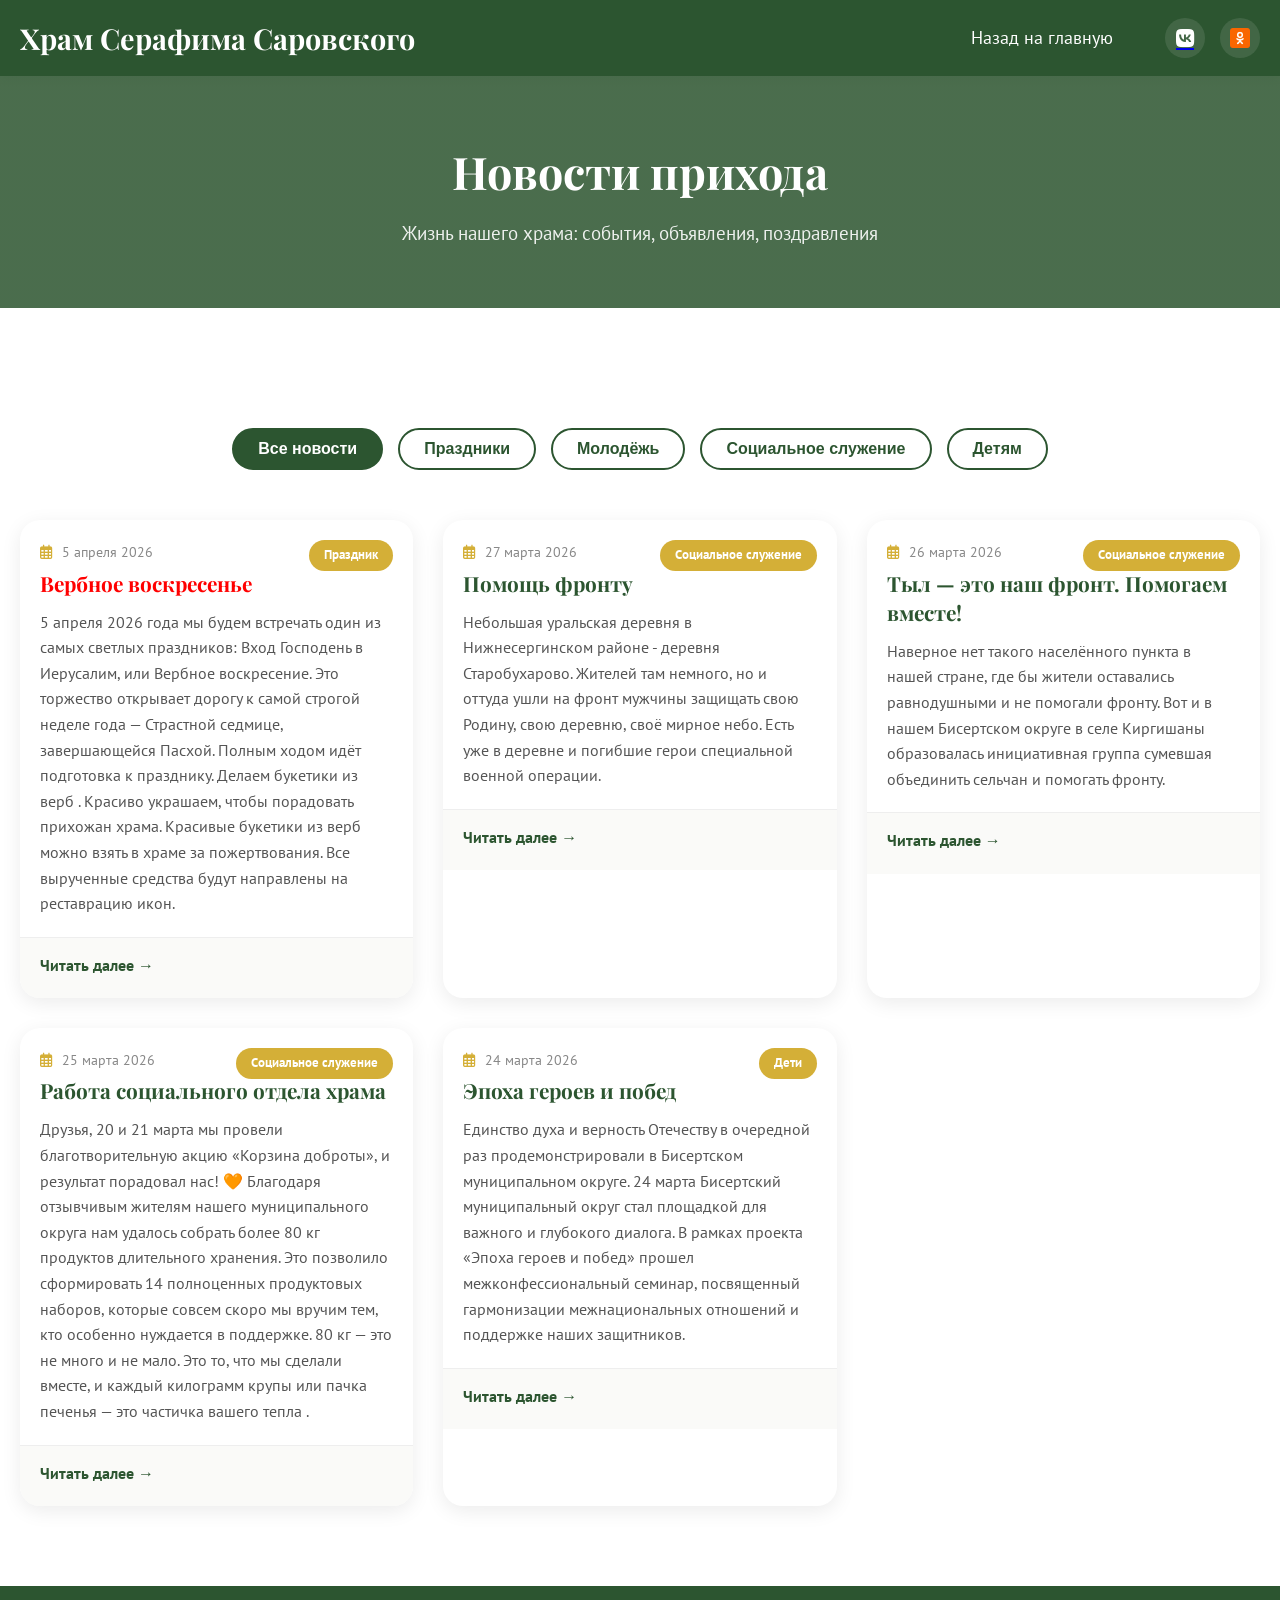
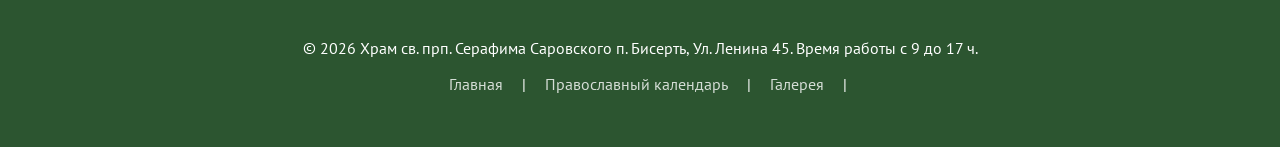
<file: news.html>
<!DOCTYPE html>
<html lang="ru">
<head>
    <meta charset="UTF-8">
    <meta name="viewport" content="width=device-width, initial-scale=1.0">
    <title>Новости прихода — Храм Серафима Саровского</title>
    <link rel="stylesheet" href="style.css">
    <link rel="stylesheet" href="https://cdnjs.cloudflare.com/ajax/libs/font-awesome/6.4.0/css/all.min.css">
    <link href="https://fonts.googleapis.com/css2?family=Playfair+Display:wght@400;700&family=PT+Sans:wght@400;500;600&display=swap" rel="stylesheet">
</head>
<body>
    <header class="header">
        <div class="container">
            <div class="logo">
                <h1><a href="index.html">Храм Серафима Саровского</a></h1>
            </div>
            <div class="header-right">
                <nav class="nav">
                    <ul class="nav-list">
                        <li><a href="index.html">Назад на главную</a></li>
                    </ul>
                </nav>
                <div class="social-icons">
                 <!-- ВКонтакте -->
                <a href="https://vk.com/club217805089" 
                     class="social-icon" 
                    target="_blank"
                    aria-label="Наша страница ВКонтакте">
                    <i class="fab fa-vk"></i>
                </a>
    
                <!-- Одноклассники -->
                 <a href="https://t.me/ваш_канал" 
                      class="social-icon" 
                     target="_blank"
                      aria-label="Наша страничка в одноклассниках">
                    <i class="fab fa-odnokly"></i>
                    <img width="20px" src="img/icons/odnoklassniki.png">
                 </a>
             </div>  
            </div>
        </div>
    </header>

    <main>
        
        <section class="news-hero">
            <div class="container">
                <h1>Новости прихода</h1>
                <p>Жизнь нашего храма: события, объявления, поздравления</p>
            </div>
        </section>

        <section class="news-page">
            <div class="container">
                <!-- Фильтры по категориям -->
                <div class="news-filters">
                    <button class="filter-btn active" data-filter="all">Все новости</button>
                    <button class="filter-btn" data-filter="holiday">Праздники</button>
                    <button class="filter-btn" data-filter="youth">Молодёжь</button>
                    <button class="filter-btn" data-filter="social">Социальное служение</button>
                    <button class="filter-btn" data-filter="children">Детям</button>
                </div>

                <!-- Сетка новостей -->
                <div class="news-grid">
                    
                    <!-- Новость 1: Престольный праздник (Праздники) -->
                    <div class="news-card" data-category="holiday">
                        <div class="news-badge">Праздник</div>
                        <div class="news-date">
                            <i class="far fa-calendar-alt"></i> 5 апреля 2026
                        </div>
                        <h3 style="color: red" class="news-title">Вербное воскресенье</h3>
                        <p class="news-excerpt">
                            5 апреля 2026 года мы будем встречать один из самых светлых праздников: Вход Господень в Иерусалим, или Вербное воскресение. Это торжество открывает дорогу к самой строгой неделе года — Страстной седмице, завершающейся Пасхой.

Полным ходом идёт подготовка к празднику. Делаем букетики из верб . Красиво украшаем, чтобы порадовать прихожан храма.
Красивые букетики из верб можно взять в храме за пожертвования. Все вырученные средства будут направлены на реставрацию икон.
                        </p>
                        <div class="news-footer">
                            <!-- <span class="news-views"><i class="far fa-eye"></i> 234</span> -->
                            <a href="https://vk.com/wall-217805089_3641" class="news-readmore">Читать далее →</a>
                        </div>
                    </div>

                    <!-- Новость 2: Молодёжная встреча (Молодёжь) -->
                    <div class="news-card" data-category="social">
                        <div class="news-badge">Социальное служение</div>
                        <div class="news-date">
                            <i class="far fa-calendar-alt"></i> 27 марта 2026
                        </div>
                        <h3 class="news-title">Помощь фронту</h3>
                        <p class="news-excerpt">
                            Небольшая уральская деревня в Нижнесергинском районе - деревня Старобухарово. Жителей там немного, но и оттуда ушли на фронт мужчины защищать свою Родину, свою деревню, своё мирное небо.
Есть уже в деревне и погибшие герои специальной военной операции.
                        </p>
                        <div class="news-footer">
                            <!-- <span class="news-views"><i class="far fa-eye"></i> 156</span> -->
                            <a href="https://vk.com/wall-217805089_3631" class="news-readmore">Читать далее →</a>
                        </div>
                    </div>

                    <!-- Новость 3: Акция помощи (Социальное служение) -->
                    <div class="news-card" data-category="social">
                        <div class="news-badge">Социальное служение</div>
                        <div class="news-date">
                            <i class="far fa-calendar-alt"></i> 26 марта 2026
                        </div>
                        <h3 class="news-title">Тыл — это наш фронт. Помогаем вместе!</h3>
                        <p class="news-excerpt">
                           Наверное нет такого населённого пункта в нашей стране, где бы жители оставались равнодушными и не помогали фронту.

Вот и в нашем Бисертском округе в селе Киргишаны образовалась инициативная группа сумевшая объединить сельчан и помогать фронту.
                        </p>
                        <div class="news-footer">
                            <!-- <span class="news-views"><i class="far fa-eye"></i> 98</span> -->
                            <a href="https://vk.com/wall-217805089_3627" class="news-readmore">Читать далее →</a>
                        </div>
                    </div>

                    <!-- Новость 4: Воскресная школа (Детям) -->
                    <div class="news-card" data-category="social">
                        <div class="news-badge">Социальное служение</div>
                        <div class="news-date">
                            <i class="far fa-calendar-alt"></i> 25 марта 2026
                        </div>
                        <h3 class="news-title">Работа социального отдела храма</h3>
                        <p class="news-excerpt">
                            Друзья, 20 и 21 марта мы провели благотворительную акцию «Корзина доброты», и результат порадовал нас! 🧡

Благодаря отзывчивым жителям нашего муниципального округа нам удалось собрать более 80 кг продуктов длительного хранения.
Это позволило сформировать 14 полноценных продуктовых наборов, которые совсем скоро мы вручим тем, кто особенно нуждается в поддержке. 80 кг — это не много и не мало. Это то, что мы сделали вместе, и каждый килограмм крупы или пачка печенья — это частичка вашего тепла .
                        </p>
                        <div class="news-footer">
                            <!-- <span class="news-views"><i class="far fa-eye"></i> 120</span> -->
                            <a href="https://vk.com/wall-217805089_3626" class="news-readmore">Читать далее →</a>
                        </div>
                    </div>

                    <!-- Новость 5: Рождественская ёлка (Детям) -->
                    <div class="news-card" data-category="children">
                        <div class="news-badge">Дети</div>
                        <div class="news-date">
                            <i class="far fa-calendar-alt"></i> 24 марта 2026
                        </div>
                        <h3 class="news-title">Эпоха героев и побед</h3>
                        <p class="news-excerpt">
                            Единство духа и верность Отечеству в очередной раз продемонстрировали в Бисертском муниципальном округе.

24 марта Бисертский муниципальный округ стал площадкой для важного и глубокого диалога. В рамках проекта «Эпоха героев и побед» прошел межконфессиональный семинар, посвященный гармонизации межнациональных отношений и поддержке наших защитников.
                        </p>
                        <div class="news-footer">
                            <!-- <span class="news-views"><i class="far fa-eye"></i> 187</span> -->
                            <a href="https://vk.com/wall-217805089_3624" class="news-readmore">Читать далее →</a>
                        </div>
                    </div>

                   

            

                <!-- Кнопка "Наверх" -->
                <div class="back-to-top">
                    <a href="#" class="btn">↑ Наверх</a>
                </div>
            </div>
        </section>
    </main>

    <footer class="footer">
        <div class="container">
            <p>&copy; <span id="current-year">2025</span> Храм св. прп. Серафима Саровского п. Бисерть, 
                Ул. Ленина 45. Время работы с 9 до 17 ч.</p>
            <p class="footer-nav">
                <a href="index.html">Главная</a> | 
                <a href="schedule.html">Православный календарь</a> | 
                <a href="photogalery.html">Галерея</a> | 
               
            </p>
        </div>
    </footer>

    <script src="script.js"></script>
    <script>
        // Фильтрация новостей
        const filterBtns = document.querySelectorAll('.filter-btn');
        const newsCards = document.querySelectorAll('.news-card');

        filterBtns.forEach(btn => {
            btn.addEventListener('click', () => {
                filterBtns.forEach(b => b.classList.remove('active'));
                btn.classList.add('active');
                
                const filterValue = btn.getAttribute('data-filter');
                
                newsCards.forEach(card => {
                    if (filterValue === 'all' || card.getAttribute('data-category') === filterValue) {
                        card.style.display = 'block';
                        setTimeout(() => card.style.opacity = '1', 10);
                    } else {
                        card.style.opacity = '0';
                        setTimeout(() => card.style.display = 'none', 300);
                    }
                });
            });
        });

        // Плавная прокрутка кнопки "Наверх"
        document.querySelector('.back-to-top a').addEventListener('click', function(e) {
            e.preventDefault();
            window.scrollTo({ top: 0, behavior: 'smooth' });
        });

        // Текущий год
        document.getElementById('current-year').textContent = new Date().getFullYear();
    </script>
</body>
</html>
</file>
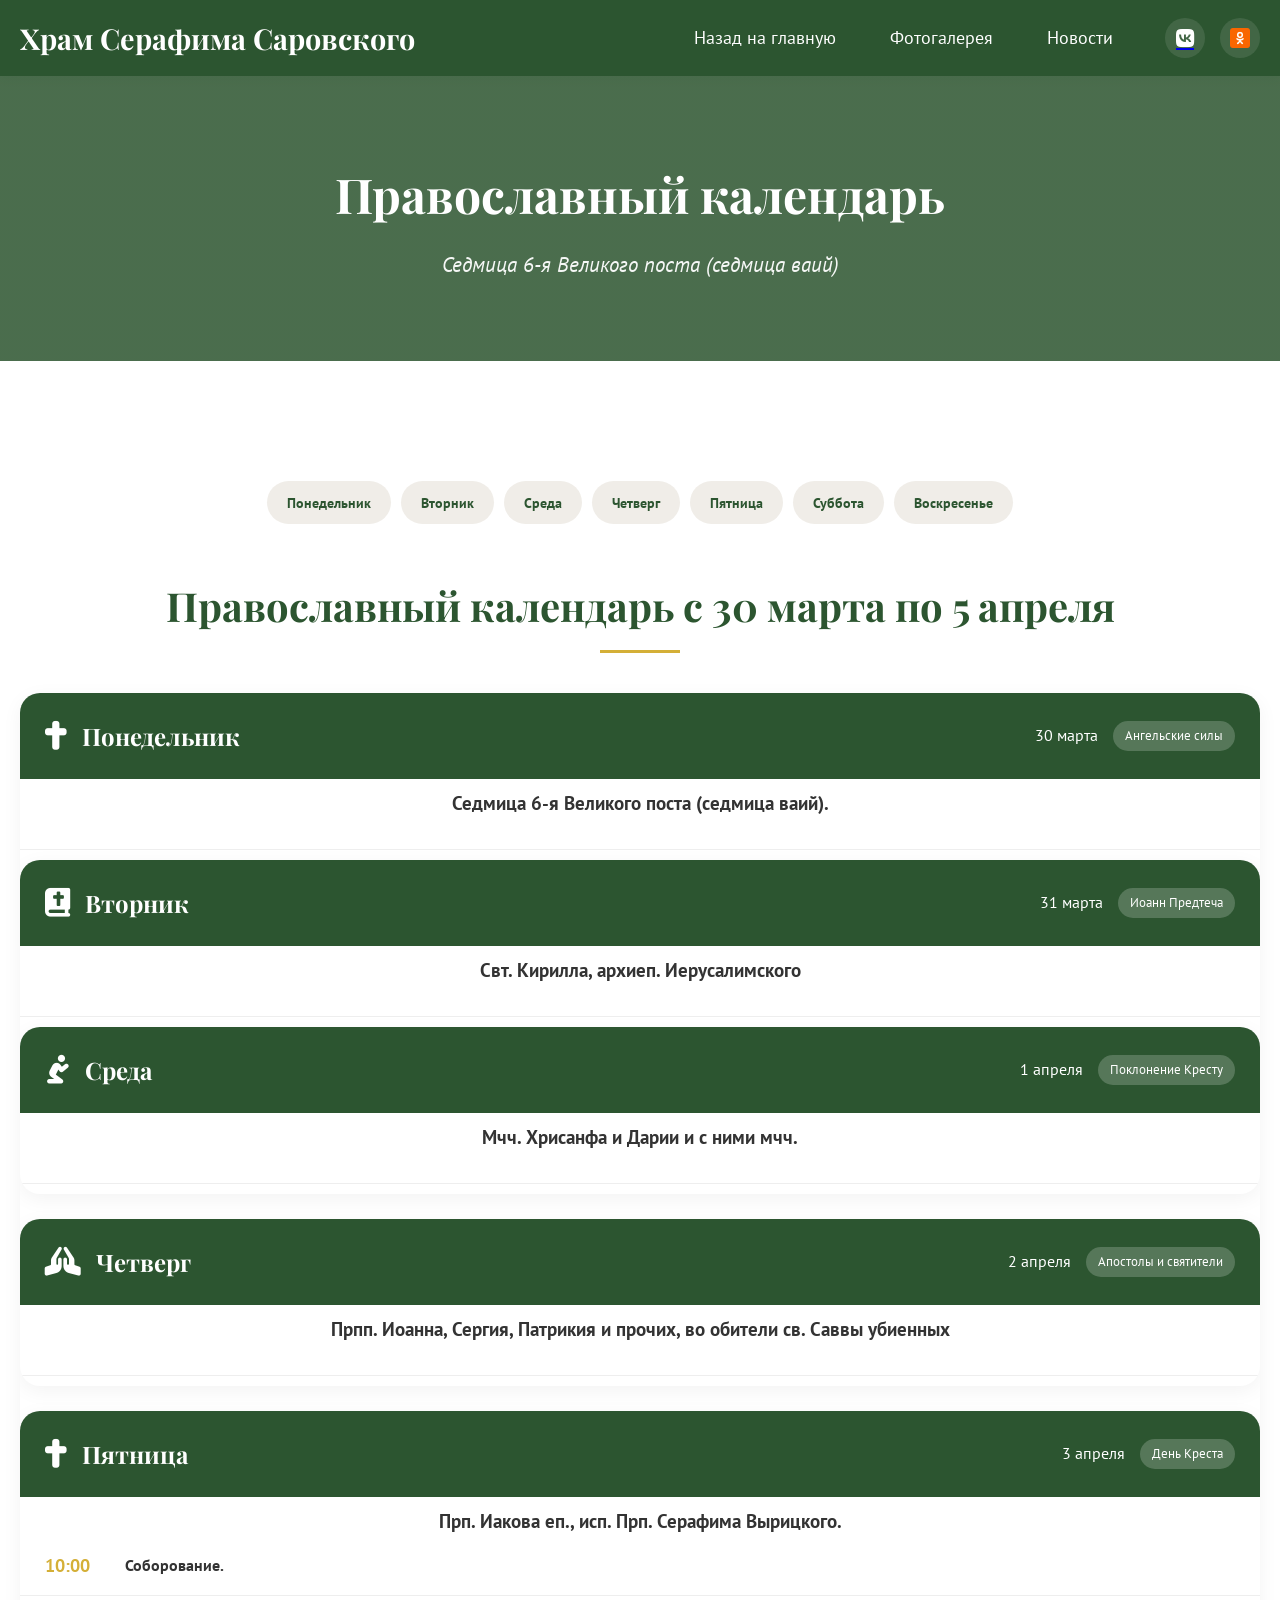
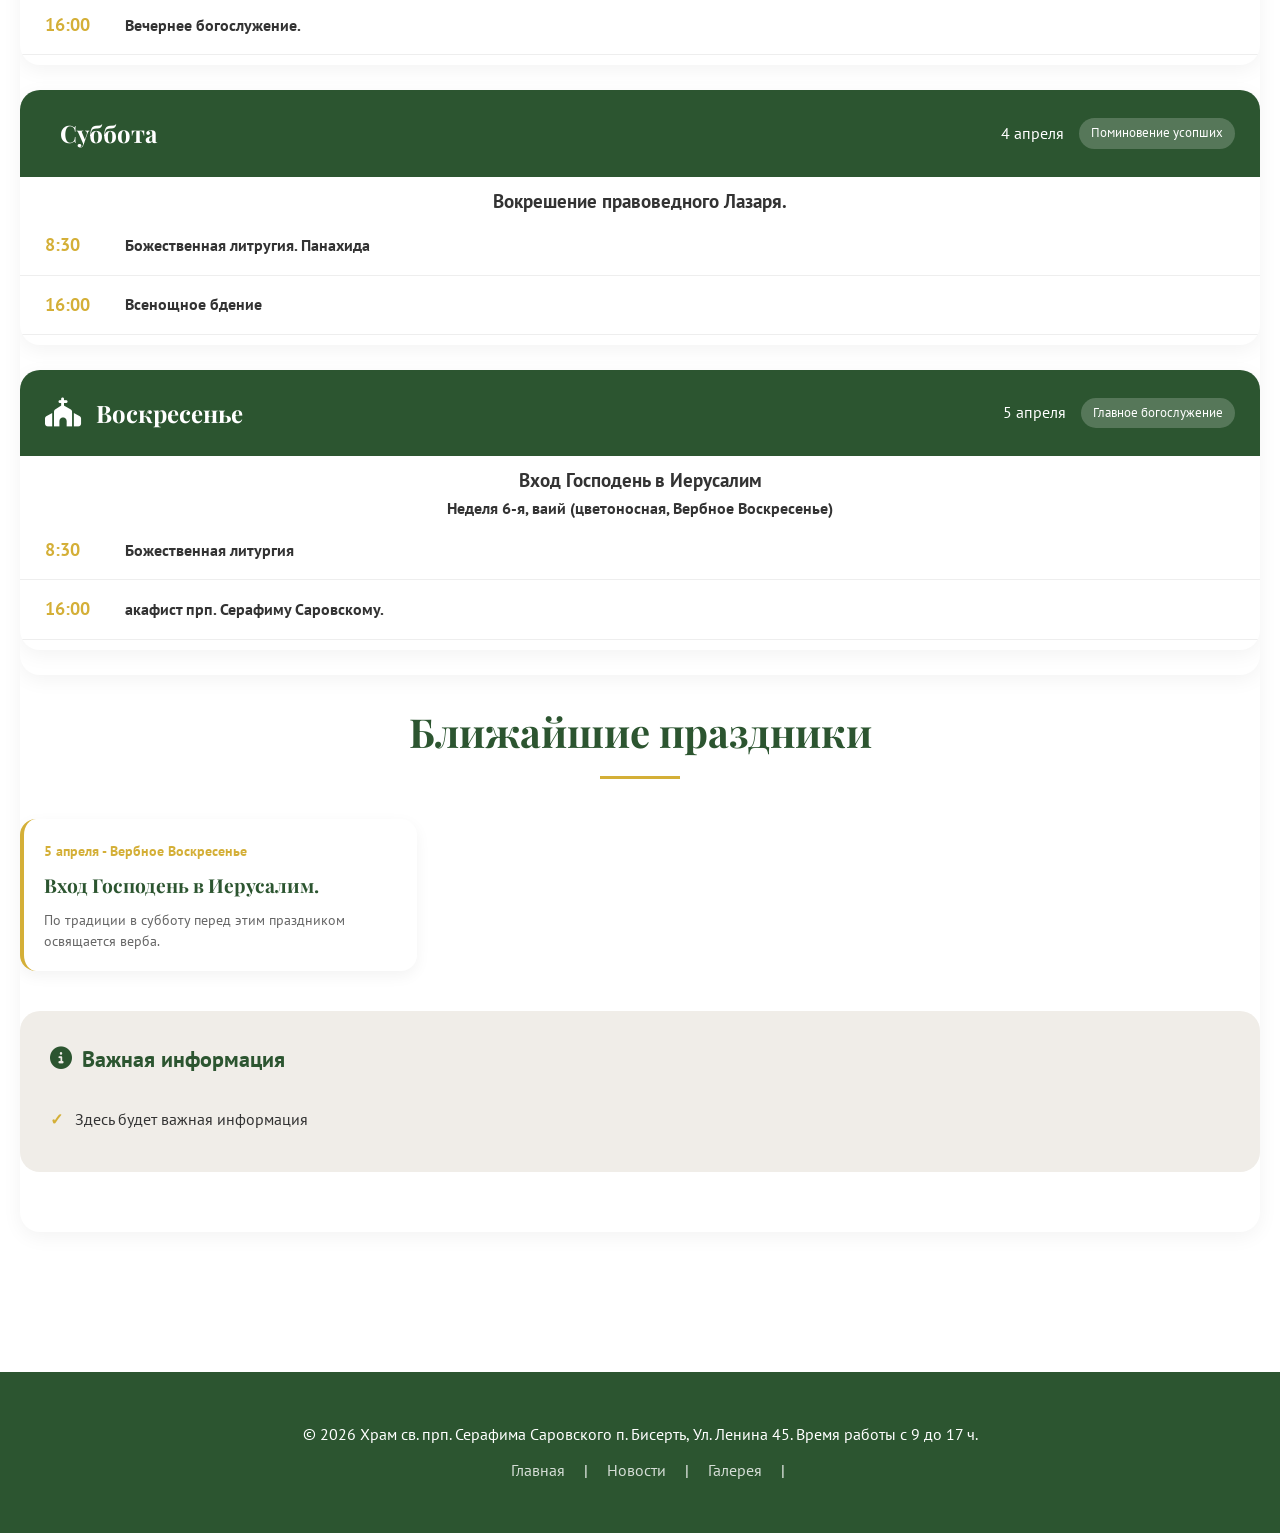
<file: schedule.html>
<!DOCTYPE html>
<html lang="ru">
<head>
    <meta charset="UTF-8">
    <meta name="viewport" content="width=device-width, initial-scale=1.0">
    <title>Православный календарь — Храм Серафима Саровского</title>
    <link rel="stylesheet" href="style.css">
    <link rel="stylesheet" href="https://cdnjs.cloudflare.com/ajax/libs/font-awesome/6.4.0/css/all.min.css">
    <link rel="preconnect" href="https://fonts.googleapis.com">
    <link rel="preconnect" href="https://fonts.gstatic.com" crossorigin>
    <link href="https://fonts.googleapis.com/css2?family=Playfair+Display:wght@400;700&family=PT+Sans:wght@400;500;600&display=swap" rel="stylesheet">
</head>
<body>
    <header id="top" class="header">
        <div class="container">
            <div class="logo">
                <h1><a href="index.html">Храм Серафима Саровского</a></h1>
            </div>
            <div class="header-right">
                <nav class="nav">
                    <ul class="nav-list">
                        <li><a href="index.html">Назад на главную</a></li>
                        <li><a href="photogalery.html">Фотогалерея</a></li>
                        <li><a href="news.html">Новости</a></li>
                    </ul>
                </nav>
                <div class="social-icons">
                 <!-- ВКонтакте -->
                <a href="https://vk.com/club217805089" 
                     class="social-icon" 
                    target="_blank"
                    aria-label="Наша страница ВКонтакте">
                    <i class="fab fa-vk"></i>
                </a>
    
                <!-- Одноклассники -->
                 <a href="https://t.me/ваш_канал" 
                      class="social-icon" 
                     target="_blank"
                      aria-label="Наша страничка в одноклассниках">
                    <i class="fab fa-odnokly"></i>
                    <img width="20px" src="img/icons/odnoklassniki.png">
                 </a>
             </div>  
            </div>
        </div>
    </header>

    <main>
        <!-- Герой-секция расписания -->
        <section class="schedule-hero">
            <div class="container">
                <h1>Православный календарь</h1>
                <p>Седмица 6-я Великого поста (седмица ваий)</p>
                <!-- <span class="hero-author">— преподобный Серафим Саровский</span> -->
            </div>
        </section>

        <section class="schedule-page">
            <div class="container">
                <!-- Быстрая навигация по дням -->
                <div class="schedule-nav">
                    
                    <a href="#monday" class="schedule-nav-item">Понедельник</a>
                    <a href="#tuesday" class="schedule-nav-item">Вторник</a>
                    <a href="#wednesday" class="schedule-nav-item">Среда</a>
                    <a href="#thursday" class="schedule-nav-item">Четверг</a>
                    <a href="#friday" class="schedule-nav-item">Пятница</a>
                    <a href="#saturday" class="schedule-nav-item">Суббота</a>
                    <a href="#sunday" class="schedule-nav-item">Воскресенье</a>
                </div>

                <!-- Еженедельное расписание -->
                <div id="weekly" class="weekly-schedule">
                    <h2 class="section-title">Православный календарь с 30 марта по 5 апреля</h2>

                    <!-- Понедельник -->
                    <div id="monday" class="schedule-day">
                        <div class="day-header">
                            <div class="day-icon"><i class="fas fa-cross"></i></div>
                            <h3>Понедельник</h3>
                            <p>30 марта</p>
                            <span class="day-badge">Ангельские силы</span>
                        </div>
                        <div class="service-list">
                            <h3 align="center">Седмица 6-я Великого поста (седмица ваий).</h3>
                            <div class="service-item">
                                <!-- <div class="service-time"></div>
                                <div class="service-name">Седмица 6-я Великого поста (седмица ваий).</div>
                                <div class="service-description">Прп. Алексия, человека Божия.</div>
                            </div> -->
                            
                        </div>
                    </div>

                    <!-- Вторник -->
                    <div id="tuesday" class="schedule-day">
                        <div class="day-header">
                            <div class="day-icon"><i class="fas fa-bible"></i></div>
                            <h3>Вторник</h3>
                            <p>31 марта</p>
                            <span class="day-badge">Иоанн Предтеча</span>
                        </div>
                        <div class="service-list">
                            <h3 align="center">Свт. Кирилла, архиеп. Иерусалимского</h3>
                            <div class="service-item">
                                <!-- <div class="service-time"></div>
                                <div class="service-name">Свт. Кирилла, архиеп. Иерусалимского</div>
                                <div class="service-description"></div> -->
                            
                        </div>
                    </div>

                    <!-- Среда -->
                    <div id="wednesday" class="schedule-day">
                        <div class="day-header">
                            <div class="day-icon"><i class="fas fa-pray"></i></div>
                            <h3>Среда</h3>
                            <p>1 апреля</p>
                            <span class="day-badge">Поклонение Кресту</span>
                        </div>
                        <div class="service-list">
                            <h3 align="center">Мчч. Хрисанфа и Дарии и с ними мчч.</h3>
                            <div class="service-item">
                                <!-- <div class="service-time">8:00</div> -->
                                <!-- <div class="service-name">Мчч. Хрисанфа и Дарии и с ними мчч.</div> -->
                                <!-- <div class="service-description"></div> -->
                            </div>
                    
                        </div>
                    </div>

                    <!-- Четверг -->
                    <div id="thursday" class="schedule-day">
                        <div class="day-header">
                            <div class="day-icon"><i class="fas fa-praying-hands"></i></div>
                            <h3>Четверг</h3>
                            <p>2 апреля</p>
                            <span class="day-badge">Апостолы и святители</span>
                        </div>
                        <div class="service-list">
                            <h3 align="center">Прпп. Иоанна, Сергия, Патрикия и прочих, во обители св. Саввы убиенных</h3>
                            <div class="service-item">
                                <!-- <div class="service-time">8:00</div> -->
                                <!-- <div class="service-name">Прпп. Иоанна, Сергия, Патрикия и прочих, во обители св. Саввы убиенных</div> -->
                                <!-- <div class="service-description"></div> -->
                            </div>
                            
                        </div>
                    </div>

                    <!-- Пятница -->
                    <div id="friday" class="schedule-day">
                        <div class="day-header">
                            <div class="day-icon"><i class="fas fa-cross"></i></div>
                            <h3>Пятница</h3>
                            <p>3 апреля</p>
                            <span class="day-badge">День Креста</span>
                        </div>
                        <div class="service-list">
                            <h3 align="center">Прп. Иакова еп., исп. Прп. Серафима Вырицкого.</h3>
                            <div class="service-item">
                                <div class="service-time">10:00</div>
                                <div class="service-name">Соборование.</div>
                                <div class="service-description"></div>
                            </div>
                            <div class="service-item">
                                <div class="service-time">16:00</div>
                                <div class="service-name">Вечернее богослужение.</div>
                                <div class="service-description"></div>
                            </div>
                        </div>
                    </div>

                    <!-- Суббота -->
                    <div id="saturday" class="schedule-day">
                        <div class="day-header">
                            <div class="day-icon"><i class="fas fa-candle"></i></div>
                            <h3>Суббота</h3>
                            <p>4 апреля</p>
                            <span class="day-badge">Поминовение усопших</span>
                        </div>
                        <div class="service-list">
                            <h3 align="center">Вокрешение правоведного Лазаря.</h3>
                            <div class="service-item">
                                
                                <div class="service-time">8:30</div>
                                <div class="service-name">Божественная литругия. Панахида</div>
                                <div class="service-description"></div>
                            </div>
                            <div class="service-item">
                                <div class="service-time">16:00</div>
                                <div class="service-name">Всенощное бдение</div>
                                <div class="service-description"></div>
                            </div>
                        </div>
                    </div>
                     <!-- Воскресенье -->
                    <div id="sunday" class="schedule-day">
                        <div class="day-header">
                            <div class="day-icon"><i class="fas fa-church"></i></div>
                            <h3>Воскресенье</h3>
                            <p>5 апреля</p>
                            <span class="day-badge">Главное богослужение</span>
                        </div>
                        <div class="service-list">
                            <h3 align="center">Вход Господень в Иерусалим</h3>
                            <h4 align="center">Неделя 6-я, ваий (цветоносная, Вербное Воскресенье)</h2>
                            <div class="service-item">
                                <div class="service-time">8:30</div>
                                <div class="service-name">Божественная литургия</div>
                                <!-- <div class="service-description">Таинство покаяния</div> -->
                            </div>
                            <div class="service-item">
                                <div class="service-time">16:00</div>
                                <div class="service-name">акафист прп. Серафиму Саровскому.</div>
                                <!-- <div class="service-description">Главное воскресное богослужение</div> -->
                            </div>
                        
                        </div>
                    </div>
                </div>

                <!-- Праздничное расписание -->
                <div id="holidays" class="holidays-schedule">
                    <h2 class="section-title">Ближайшие праздники</h2>
                    <div class="holidays-grid">
                        <div class="holiday-card">
                            <div class="holiday-date">5 апреля - Вербное Воскресенье</div>
                            <div class="holiday-name">Вход Господень в Иерусалим.</div>
                            <div class="holiday-desc">По традиции в субботу перед этим праздником освящается верба.</div>
                        <!-- </div>
                        <div class="holiday-card">
                            <div class="holiday-date">Вход Господень в Иерусалим</div>
                            <div class="holiday-name">Вербное воскресенье</div>
                            <div class="holiday-desc">Освящение верб после литургии</div>
                        </div>
                        <div class="holiday-card">
                            <div class="holiday-date">Пасха</div>
                            <div class="holiday-name">Светлое Христово Воскресение</div>
                            <div class="holiday-desc">Пасхальная служба в 23:30, крестный ход в полночь</div>
                        </div>
                        <div class="holiday-card">
                            <div class="holiday-date">Вознесение Господне</div>
                            <div class="holiday-name">Вознесение</div>
                            <div class="holiday-desc">Литургия в 9:00</div>
                        </div>
                        <div class="holiday-card">
                            <div class="holiday-date">День Святой Троицы</div>
                            <div class="holiday-name">Пятидесятница</div>
                            <div class="holiday-desc">Троицкая родительская суббота накануне</div>
                        </div>
                        <div class="holiday-card">
                            <div class="holiday-date">Преображение Господне</div>
                            <div class="holiday-name">Яблочный Спас</div>
                            <div class="holiday-desc">Освящение плодов после литургии</div>
                        </div> -->
                    </div>
                </div>

                <!-- Важная информация -->
                <div class="schedule-info">
                    <h3><i class="fas fa-info-circle"></i> Важная информация</h3>
                    <ul>
                        <li>Здесь будет важная информация</li>
                        <!-- <li>В праздничные дни расписание может меняться — следите за объявлениями</li>
                        <li>О записке на молебен или панихиду можно договориться в свечной лавке после службы</li>
                        <li>Крещение и венчание совершаются по предварительной договорённости со священником</li> -->
                    </ul>
                </div>

                
            </div>
        </section>
    </main>

    <footer class="footer">
        <div class="container">
            <p>&copy; <span id="current-year">2025</span> Храм св. прп. Серафима Саровского п. Бисерть, Ул. Ленина 45. Время работы с 9 до 17 ч.</p>
            <p class="footer-nav">
                <a href="index.html">Главная</a> |
                <a href="news.html">Новости</a> | 
                <a href="photogalery.html">Галерея</a> | 
            
            </p>
        </div>
    </footer>

    <script src="script.js"></script>
    <script>
        // Плавная прокрутка к якорям
        document.querySelectorAll('.schedule-nav a, .back-to-top a').forEach(anchor => {
            anchor.addEventListener('click', function(e) {
                const href = this.getAttribute('href');
                if (href && href !== '#' && href.startsWith('#')) {
                    e.preventDefault();
                    const target = document.querySelector(href);
                    if (target) {
                        const headerHeight = document.querySelector('.header').offsetHeight;
                        window.scrollTo({
                            top: target.offsetTop - headerHeight - 20,
                            behavior: 'smooth'
                        });
                    }
                }
            });
        });
    </script>
</body>
</html>
</file>
<file: style.css>
/* === 1. СБРОС И БАЗОВЫЕ СТИЛИ === */
* {
    margin: 0;
    padding: 0;
    box-sizing: border-box;
}

html {
    scroll-behavior: smooth; /* Плавная прокрутка */
    font-size: 16px;
}

body {
    font-family: 'PT Sans', Arial, sans-serif;
    line-height: 1.6;
    color: #333;
    background-color: #f8f5f0; /* Светлый бежевый фон */
    overflow-x: hidden;
}

/* Контейнер для центрирования контента */
.container {
    max-width: 1400px;
    margin: 0 auto;
    padding: 0 20px;
}

/* === 2. ШАПКА САЙТА === */
.header {
    background-color: #2c5530; /* Тёмно-зелёный */
    color: white;
    padding: 15px 0;
    position: static;
    top: 0;
    z-index: 1000;
    box-shadow: 0 2px 10px rgba(0, 0, 0, 0.1);
}

.header .container {
    display: flex;
    justify-content: space-between;
    align-items: center;
}

/* Логотип */
.logo h1 {
    font-size: 1.8rem;
    font-weight: 700;
    font-family: 'Playfair Display', Georgia, serif;
}

.logo a {
    color: white;
    text-decoration: none;
}

/* Навигация */
.nav-list {
    display: flex;
    list-style: none;
    gap: 30px;
}

.nav-list a {
    color: white;
    text-decoration: none;
    font-size: 1.1rem;
    font-weight: 500;
    padding: 8px 12px;
    border-radius: 4px;
    transition: all 0.3s;
}

.nav-list a:hover {
    background-color: rgba(255, 255, 255, 0.1);
    color: #d4af37; /* Золотой при наведении */
}

/* Активный пункт меню */
.nav-list a.active {
    color: #d4af37;
    font-weight: 600;
    position: relative;
}

.nav-list a.active::after {
    content: '';
    position: absolute;
    bottom: -2px;
    left: 12px;
    right: 12px;
    height: 2px;
    background-color: #d4af37;
}

/* === 3. ГЛАВНЫЙ БАННЕР === */
.hero {
    background: 
        /* Тёмное наложение для читаемости текста */
        linear-gradient(rgba(0, 0, 0, 0.7), rgba(0, 0, 0, 0.5)),
        /* Фоновая картинка церкви - замени путь! */
        url('img/pictures/church-img.jpg') center/cover no-repeat;
    
    min-height: 100vh; /* На весь экран */
    display: flex;
    align-items: center;
    justify-content: center;
    text-align: center;
    color: white;
    padding: 0 20px;
    position: relative;
}
.hero_photo {
    background: 
        /* Тёмное наложение для читаемости текста */
        linear-gradient(rgba(0, 0, 0, 0.7), rgba(0, 0, 0, 0.5)),
        /* Фоновая картинка церкви - замени путь! */
        url('img/pictures/church-img.jpg') center/cover no-repeat;
    
    min-height: 100vh; /* На весь экран */
    display: flex;
    align-items: center;
    justify-content: center;
    text-align: center;
    color: white;
    padding: 0 20px;
    position: relative;
}




/* Контент в баннере */
.hero-content {
    max-width: 900px;
    margin: 0 auto;
    padding: 40px 20px;
    animation: fadeIn 1.5s ease;
}

/* Анимация появления */
@keyframes fadeIn {
    from { opacity: 0; transform: translateY(30px); }
    to { opacity: 1; transform: translateY(0); }
}

/* Главная фраза */
.hero-title {
    font-size: 2.8rem;
    font-weight: 700;
    line-height: 1.3;
    margin-bottom: 20px;
    text-shadow: 2px 2px 8px rgba(0, 0, 0, 0.5);
    font-family: 'Playfair Display', Georgia, serif;
    color:#ccc;
}

/* Автор цитаты */
.hero-subtitle {
    font-size: 1.3rem;
    font-style: italic;
    margin-bottom: 40px;
    opacity: 0.9;
    color: #e0d6c2; /* Светлый бежевый */
}

/* Дополнительный текст */
.hero-text {
    font-size: 1.2rem;
    line-height: 1.6;
    margin-bottom: 50px;
    max-width: 700px;
    margin-left: auto;
    margin-right: auto;
    opacity: 0.95;
    color: #f0f0f0;
}

/* Контейнер для кнопок */
.hero-buttons {
    display: flex;
    gap: 30px;
    justify-content: center;
    flex-wrap: wrap;
    margin-bottom: 60px;
}

/* === 4. ОБЩИЕ СТИЛИ КНОПОК === */
.btn {
    padding: 16px 32px;
    border-radius: 8px;
    text-decoration: none;
    font-weight: 600;
    font-size: 1.1rem;
    transition: all 0.3s ease;
    display: inline-block;
    text-align: center;
    min-width: 220px;
    cursor: pointer;
    border: none;
    outline: none;
}

/* Первичная кнопка (зелёная) */
.btn-primary {
    background-color: #2c5530;
    color: white;
    border: 2px solid #2c5530;
}

.btn-primary:hover {
    background-color: #1e3a22;
    border-color: #1e3a22;
    transform: translateY(-3px);
    box-shadow: 0 10px 20px rgba(0, 0, 0, 0.2);
}

/* Вторичная кнопка (прозрачная с белой рамкой) */
.btn-secondary {
    background-color: transparent;
    color: white;
    border: 2px solid white;
}

.btn-secondary:hover {
    background-color: rgba(255, 255, 255, 0.1);
    transform: translateY(-3px);
    box-shadow: 0 10px 20px rgba(0, 0, 0, 0.2);
}


.scroll-hint span {
    display: block;
    margin-bottom: 10px;
    font-size: 0.9rem;
    letter-spacing: 1px;
}

.arrow {
    font-size: 1.8rem;
    animation: arrowPulse 1.5s infinite;
}

@keyframes bounce {
    0%, 20%, 50%, 80%, 100% {
        transform: translateX(-50%) translateY(0);
    }
    40% {
        transform: translateX(-50%) translateY(-10px);
    }
    60% {
        transform: translateX(-50%) translateY(-5px);
    }
}

@keyframes arrowPulse {
    0%, 100% { opacity: 0.5; }
    50% { opacity: 1; }
}

/* === 6. ОСНОВНЫЕ СЕКЦИИ === */
section {
    padding: 80px 0;
    scroll-margin-top: 80px; /* Отступ для фиксированной шапки */
}

/* Чётные секции с белым фоном */
section:nth-child(even) {
    background-color: white;
}

/* Заголовки секций */
section h2 {
    font-size: 2.5rem;
    margin-bottom: 40px;
    text-align: center;
    color: #2c5530;
    font-family: 'Playfair Display', Georgia, serif;
    position: relative;
    padding-bottom: 15px;
}

section h2::after {
    content: '';
    position: absolute;
    bottom: 0;
    left: 50%;
    transform: translateX(-50%);
    width: 80px;
    height: 3px;
    background-color: #d4af37; /* Золотая линия */
}

/* === 7. СЕКЦИЯ "О НАС" === */
.about-content {
    display: flex;
    gap: 50px;
    align-items: center;
    margin-top: 40px;
}

.about-text {
    flex: 1;
}

.about-text h3 {
    color: #2c5530;
    margin: 25px 0 15px;
    font-size: 1.5rem;
}

.about-text ul {
    list-style: none;
    margin: 20px 0;
}

.about-text li {
    margin: 12px 0;
    padding-left: 25px;
    position: relative;
}

.about-text li::before {
    content: '✝';
    position: absolute;
    left: 0;
    color: #d4af37;
    font-size: 1.1rem;
}

.about-image {
    flex: 1;
}

.image-placeholder {
    background: linear-gradient(135deg, #e9e9e9, #f5f5f5);
    height: 350px;
    border-radius: 10px;
    display: flex;
    align-items: center;
    justify-content: center;
    color: #888;
    font-style: italic;
    border: 2px dashed #ccc;
    transition: all 0.3s;
}

.image-placeholder:hover {
    border-color: #2c5530;
    background: linear-gradient(135deg, #f0f0f0, #e9e9e9);
}

/* === 8. СЕКЦИЯ "РАСПИСАНИЕ" === */
.schedule-table {
    display: grid;
    grid-template-columns: repeat(auto-fit, minmax(300px, 1fr));
    gap: 30px;
    margin-top: 40px;
}

.day {
    background-color: #f8f5f0;
    padding: 30px;
    border-radius: 10px;
    border-left: 5px solid #d4af37;
    transition: transform 0.3s, box-shadow 0.3s;
}

.day:hover {
    transform: translateY(-5px);
    box-shadow: 0 10px 25px rgba(0, 0, 0, 0.1);
}

.day h3 {
    color: #2c5530;
    margin-bottom: 20px;
    padding-bottom: 10px;
    border-bottom: 2px solid #e0d6c2;
    font-size: 1.4rem;
}

.day p {
    margin: 12px 0;
    padding-left: 10px;
    position: relative;
}

.day p::before {
    content: '🕯️';
    position: absolute;
    left: -15px;
}

/* === 9. СЕКЦИЯ "КОНТАКТЫ" === */
.contact-info {
    display: grid;
    grid-template-columns: repeat(auto-fit, minmax(250px, 1fr));
    gap: 30px;
    margin-top: 40px;
}

.contact-item {
    background-color: white;
    padding: 30px;
    border-radius: 10px;
    box-shadow: 0 5px 15px rgba(0, 0, 0, 0.05);
    transition: transform 0.3s;
}

.contact-item:hover {
    transform: translateY(-5px);
}

.contact-item h3 {
    color: #2c5530;
    margin-bottom: 15px;
    font-size: 1.3rem;
    display: flex;
    align-items: center;
    gap: 10px;
}

/* Иконки для контактов */
.contact-item h3::before {
    font-size: 1.5rem;
}

/* === 10. КНОПКА "НАВЕРХ" === */
.back-to-top {
    text-align: center;
    margin-top: 50px;
    opacity: 0;
    transition: opacity 0.5s;
}

.back-to-top.visible {
    opacity: 1;
}

.back-to-top .btn {
    background-color: transparent;
    color: #2c5530;
    border: 2px solid #2c5530;
    min-width: 150px;
}

.back-to-top .btn:hover {
    background-color: #2c5530;
    color: white;
}

/* === 11. ПОДВАЛ === */
.footer {
    background-color: #2c5530;
    color: white;
    text-align: center;
    padding: 40px 0;
}

.footer p {
    margin: 10px 0;
}

.footer-nav {
    margin-top: 20px;
}

.footer-nav a {
    color: white;
    text-decoration: none;
    margin: 0 15px;
    opacity: 0.8;
    transition: opacity 0.3s;
}

.footer-nav a:hover {
    opacity: 1;
    text-decoration: underline;
}

/* === 12. АДАПТИВНОСТЬ (МОБИЛЬНАЯ ВЕРСИЯ) === */
@media (max-width: 768px) {
    /* Общие */
    html {
        font-size: 14px;
    }
    
    .container {
        padding: 0 15px;
    }
    
    /* Шапка */
    .header .container {
        flex-direction: column;
        gap: 15px;
    }
    
    .nav-list {
        gap: 15px;
    }
    
    .nav-list a {
        font-size: 1rem;
        padding: 6px 10px;
    }
    
    /* Главный баннер */
    .hero-title {
        font-size: 2rem;
    }
    
    .hero-subtitle {
        font-size: 1.1rem;
    }
    
    .hero-text {
        font-size: 1rem;
    }
    
    .hero-buttons {
        flex-direction: column;
        gap: 20px;
    }
    
    .btn {
        width: 100%;
        min-width: auto;
        padding: 14px 20px;
    }
    
    /* Секции */
    section {
        padding: 60px 0;
    }
    
    section h2 {
        font-size: 2rem;
    }
    
    /* О нас */
    .about-content {
        flex-direction: column;
        gap: 30px;
    }
    
    .image-placeholder {
        height: 250px;
    }
    
    /* Расписание */
    .schedule-table {
        grid-template-columns: 1fr;
    }
    
    /* Контакты */
    .contact-info {
        grid-template-columns: 1fr;
    }
    
    .scroll-hint {
        bottom: 20px;
    }
}

/* Для очень маленьких экранов */
@media (max-width: 480px) {
    .hero-title {
        font-size: 1.7rem;
    }
    
    .nav-list {
        flex-direction: column;
        align-items: center;
        gap: 10px;
    }
    
    .footer-nav a {
        display: block;
        margin: 10px 0;
    }
}

/* === 13. УТИЛИТЫ === */
.hidden {
    display: none !important;
}

.text-center {
    text-align: center;
}

.mt-20 { margin-top: 20px; }
.mt-40 { margin-top: 40px; }
.mb-20 { margin-bottom: 20px; }
.mb-40 { margin-bottom: 40px; }

/* Цвета текста */
.text-green { color: #2c5530; }
.text-gold { color: #d4af37; }
.text-light { color: #f8f5f0; }

/* === 14. ПРОГРЕСС-БАР ПРОКРУТКИ === */
.progress-bar {
    position: fixed;
    top: 0;
    left: 0;
    width: 0%;
    height: 3px;
    background-color: #d4af37;
    z-index: 1001;
    transition: width 0.3s;
}

/* === 15. ЗАГЛУШКА ДЛЯ ИЗОБРАЖЕНИЙ === */
.img-placeholder {
    width: 100%;
    height: 200px;
    background: linear-gradient(45deg, #f0f0f0 25%, #e0e0e0 25%, #e0e0e0 50%, #f0f0f0 50%, #f0f0f0 75%, #e0e0e0 75%);
    background-size: 50px 50px;
    display: flex;
    align-items: center;
    justify-content: center;
    color: #999;
    font-style: italic;
    border-radius: 5px;
}
/* === ШАПКА С ИКОНКАМИ === */
.header {
    background-color: #2c5530;
    color: white;
    padding: 15px 0;
    position: static;
    top: 0;
    z-index: 1000;
    box-shadow: 0 2px 10px rgba(0, 0, 0, 0.1);
}

.header .container {
    display: flex;
    justify-content: space-between;
    align-items: center;
}

/* Логотип */
.logo h1 {
    font-size: 1.8rem;
    font-weight: 700;
    font-family: 'Playfair Display', Georgia, serif;
}

/* Правая часть шапки */
.header-right {
    display: flex;
    align-items: center;
    gap: 40px;
}

/* Навигация */
.nav-list {
    display: flex;
    list-style: none;
    gap: 30px;
}

.nav-list a {
    color: white;
    text-decoration: none;
    font-size: 1.1rem;
    font-weight: 500;
    padding: 8px 12px;
    border-radius: 4px;
    transition: all 0.3s;
}

.nav-list a:hover {
    background-color: rgba(255, 255, 255, 0.1);
    color: #d4af37;
}

/* Иконки соцсетей */
.social-icons {
    display: flex;
    gap: 15px;
    align-items: center;
}

.social-icon {
    width: 40px;
    height: 40px;
    display: flex;
    align-items: center;
    justify-content: center;
    border-radius: 50%;
    background-color: rgba(255, 255, 255, 0.1);
    transition: all 0.3s ease;
    border: 2px solid transparent;
}

.social-icon:hover {
    background-color: rgba(255, 255, 255, 0.2);
    transform: translateY(-3px);
    border-color: rgba(255, 255, 255, 0.3);
}

/* SVG иконки */
.icon {
    width: 24px;
    height: 24px;
    fill: white;
    transition: fill 0.3s ease;
}

/* Font Awesome иконки */
.social-icon i {
    font-size: 1.3rem;
    color: white;
    transition: color 0.3s ease;
}

/* Цвета при наведении */
.vk-icon:hover,
.social-icon:hover i.fa-vk {
    color: #4C75A3;
    fill: #4C75A3;
}

.tg-icon:hover,
.social-icon:hover i.fa-odnokly {
    color: #ec9c23;
    fill: #ec9c23;
}

/* Адаптивность */
@media (max-width: 992px) {
    .header-right {
        gap: 20px;
    }
    
    .nav-list {
        gap: 15px;
    }
}

@media (max-width: 768px) {
    .header .container {
        flex-direction: column;
        gap: 20px;
    }
    
    .header-right {
        flex-direction: column;
        gap: 15px;
        width: 100%;
    }
    
    .nav-list {
        flex-direction: column;
        align-items: center;
        gap: 10px;
    }
    
    .social-icons {
        justify-content: center;
        width: 100%;
    }
/* === СТРАНИЦА ФОТОГАЛЕРЕИ === */

.gallery-page {
    padding: 60px 0;
    background-color: #f8f5f0;
}

.gallery-description {
    text-align: center;
    font-size: 1.1rem;
    color: #555;
    margin-bottom: 40px;
    max-width: 700px;
    margin-left: auto;
    margin-right: auto;
}

/* Фильтры */
.gallery-filters {
    display: flex;
    justify-content: center;
    gap: 15px;
    flex-wrap: wrap;
    margin-bottom: 40px;
}

.filter-btn {
    padding: 10px 24px;
    border: 2px solid #2c5530;
    background: transparent;
    color: #2c5530;
    font-weight: 600;
    border-radius: 30px;
    cursor: pointer;
    transition: all 0.3s;
    font-size: 1rem;
}

.filter-btn:hover,
.filter-btn.active {
    background: #2c5530;
    color: white;
}

/* Сетка галереи */
.gallery-grid {
    display: grid;
    grid-template-columns: repeat(auto-fill, minmax(350px, 1fr));
    gap: 25px;
}

.gallery-item {
    position: relative;
    border-radius: 16px;
    overflow: hidden;
    cursor: pointer;
    box-shadow: 0 5px 15px rgba(0, 0, 0, 0.1);
    transition: transform 0.3s, box-shadow 0.3s;
    aspect-ratio: 4 / 3;
}

.gallery-item:hover {
    transform: translateY(-5px);
    box-shadow: 0 15px 30px rgba(0, 0, 0, 0.2);
}

.gallery-item img {
    width: 100%;
    height: 100%;
    object-fit: cover;
    transition: transform 0.5s;
}

.gallery-item:hover img {
    transform: scale(1.05);
}

/* Оверлей при наведении */
.gallery-overlay {
    position: absolute;
    bottom: 0;
    left: 0;
    right: 0;
    background: linear-gradient(to top, rgba(0,0,0,0.8), transparent);
    color: white;
    padding: 20px;
    transform: translateY(100%);
    transition: transform 0.3s;
}

.gallery-item:hover .gallery-overlay {
    transform: translateY(0);
}

.gallery-overlay h3 {
    font-size: 1.1rem;
    margin-bottom: 5px;
    font-family: 'Playfair Display', serif;
}

.gallery-overlay p {
    font-size: 0.9rem;
    opacity: 0.8;
    margin: 0;
}

.gallery-zoom {
    position: absolute;
    top: 15px;
    right: 15px;
    background: rgba(0,0,0,0.5);
    width: 36px;
    height: 36px;
    border-radius: 50%;
    display: flex;
    align-items: center;
    justify-content: center;
    font-size: 1.2rem;
    transition: background 0.3s;
}

.gallery-item:hover .gallery-zoom {
    background: #d4af37;
}

/* Модальное окно */
.modal {
    display: none;
    position: fixed;
    top: 0;
    left: 0;
    width: 100%;
    height: 100%;
    background-color: rgba(0, 0, 0, 0.9);
    z-index: 2000;
    align-items: center;
    justify-content: center;
    flex-direction: column;
}

.modal-content {
    max-width: 90%;
    max-height: 80%;
    object-fit: contain;
    border-radius: 8px;
}

.modal-caption {
    text-align: center;
    color: white;
    margin-top: 20px;
    font-size: 1.1rem;
}

.modal-caption h3 {
    font-family: 'Playfair Display', serif;
    margin-bottom: 5px;
}

.modal-close {
    position: absolute;
    top: 20px;
    right: 35px;
    color: white;
    font-size: 40px;
    font-weight: bold;
    cursor: pointer;
    transition: color 0.3s;
}

.modal-close:hover {
    color: #d4af37;
}

/* Адаптивность для галереи */
@media (max-width: 768px) {
    .gallery-grid {
        grid-template-columns: repeat(auto-fill, minmax(280px, 1fr));
        gap: 15px;
    }
    
    .gallery-overlay {
        transform: translateY(0);
        background: linear-gradient(to top, rgba(0,0,0,0.7), transparent);
        padding: 12px;
    }
    
    .gallery-overlay h3 {
        font-size: 0.9rem;
    }
    
    .gallery-overlay p {
        font-size: 0.75rem;
    }
    
    .filter-btn {
        padding: 6px 16px;
        font-size: 0.85rem;
    }
}
}
/* ===== СТРАНИЦА ФОТОГАЛЕРЕИ ===== */

.gallery-page {
    padding: 60px 0;
    background-color: #f8f5f0;
}

.gallery-description {
    text-align: center;
    font-size: 1.1rem;
    color: #555;
    margin-bottom: 40px;
    max-width: 700px;
    margin-left: auto;
    margin-right: auto;
}

/* Фильтры */
.gallery-filters {
    display: flex;
    justify-content: center;
    gap: 15px;
    flex-wrap: wrap;
    margin-bottom: 40px;
}

.filter-btn {
    padding: 10px 24px;
    border: 2px solid #2c5530;
    background: transparent;
    color: #2c5530;
    font-weight: 600;
    border-radius: 30px;
    cursor: pointer;
    transition: all 0.3s;
    font-size: 1rem;
}

.filter-btn:hover,
.filter-btn.active {
    background: #2c5530;
    color: white;
}

/* Сетка галереи */
.gallery-grid {
    display: grid;
    grid-template-columns: repeat(auto-fill, minmax(350px, 1fr));
    gap: 25px;
}

.gallery-item {
    position: relative;
    border-radius: 16px;
    overflow: hidden;
    cursor: pointer;
    box-shadow: 0 5px 15px rgba(0, 0, 0, 0.1);
    transition: transform 0.3s, box-shadow 0.3s;
    aspect-ratio: 4 / 3;
}

.gallery-item:hover {
    transform: translateY(-5px);
    box-shadow: 0 15px 30px rgba(0, 0, 0, 0.2);
}

.gallery-item img {
    width: 100%;
    height: 100%;
    object-fit: cover;
    transition: transform 0.5s;
}

.gallery-item:hover img {
    transform: scale(1.05);
}

/* Оверлей при наведении */
.gallery-overlay {
    position: absolute;
    bottom: 0;
    left: 0;
    right: 0;
    background: linear-gradient(to top, rgba(0,0,0,0.8), transparent);
    color: white;
    padding: 20px;
    transform: translateY(100%);
    transition: transform 0.3s;
}

.gallery-item:hover .gallery-overlay {
    transform: translateY(0);
}

.gallery-overlay h3 {
    font-size: 1.1rem;
    margin-bottom: 5px;
    font-family: 'Playfair Display', serif;
}

.gallery-overlay p {
    font-size: 0.9rem;
    opacity: 0.8;
    margin: 0;
}

.gallery-zoom {
    position: absolute;
    top: 15px;
    right: 15px;
    background: rgba(0,0,0,0.5);
    width: 36px;
    height: 36px;
    border-radius: 50%;
    display: flex;
    align-items: center;
    justify-content: center;
    font-size: 1.2rem;
    transition: background 0.3s;
}

.gallery-item:hover .gallery-zoom {
    background: #d4af37;
}

/* Модальное окно */
.modal {
    display: none;
    position: fixed;
    top: 0;
    left: 0;
    width: 100%;
    height: 100%;
    background-color: rgba(0, 0, 0, 0.9);
    z-index: 2000;
    align-items: center;
    justify-content: center;
    flex-direction: column;
}

.modal-content {
    max-width: 90%;
    max-height: 80%;
    object-fit: contain;
    border-radius: 8px;
}

.modal-caption {
    text-align: center;
    color: white;
    margin-top: 20px;
    font-size: 1.1rem;
}

.modal-caption h3 {
    font-family: 'Playfair Display', serif;
    margin-bottom: 5px;
}

.modal-close {
    position: absolute;
    top: 20px;
    right: 35px;
    color: white;
    font-size: 40px;
    font-weight: bold;
    cursor: pointer;
    transition: color 0.3s;
}

.modal-close:hover {
    color: #d4af37;
}

/* Адаптивность */
@media (max-width: 768px) {
    .gallery-grid {
        grid-template-columns: 1fr;
        gap: 20px;
    }
    
    .gallery-overlay {
        transform: translateY(0);
        background: linear-gradient(to top, rgba(0,0,0,0.7), transparent);
        padding: 12px;
    }
    
    .gallery-overlay h3 {
        font-size: 0.9rem;
    }
    
    .gallery-overlay p {
        font-size: 0.75rem;
    }
    
    .filter-btn {
        padding: 6px 16px;
        font-size: 0.85rem;
    }
    
}
/* ===== СТРАНИЦА РАСПИСАНИЯ ===== */

/* Герой-секция */
.schedule-hero {
    background: linear-gradient(rgba(44, 85, 48, 0.85), rgba(44, 85, 48, 0.85)), url('https://images.unsplash.com/photo-1545235617-9465d2a55698?w=1920&h=400&fit=crop');
    background-size: cover;
    background-position: center;
    padding: 80px 0;
    text-align: center;
    color: white;
}

.schedule-hero h1 {
    font-size: 3rem;
    font-family: 'Playfair Display', serif;
    margin-bottom: 15px;
}

.schedule-hero p {
    font-size: 1.3rem;
    font-style: italic;
    opacity: 0.95;
}

.hero-author {
    display: block;
    font-size: 0.9rem;
    margin-top: 10px;
    opacity: 0.8;
}

/* Быстрая навигация по дням */
.schedule-nav {
    display: flex;
    flex-wrap: wrap;
    justify-content: center;
    gap: 10px;
    margin: 40px 0 50px;
}

.schedule-nav-item {
    padding: 10px 20px;
    background: #f0ede8;
    color: #2c5530;
    text-decoration: none;
    border-radius: 30px;
    font-weight: 600;
    transition: all 0.3s;
    font-size: 0.9rem;
}

.schedule-nav-item:hover {
    background: #2c5530;
    color: white;
    transform: translateY(-2px);
}

/* Еженедельное расписание */
.weekly-schedule {
    margin-bottom: 60px;
}

.schedule-day {
    background: white;
    border-radius: 20px;
    margin-bottom: 25px;
    overflow: hidden;
    box-shadow: 0 5px 20px rgba(0, 0, 0, 0.05);
    transition: transform 0.3s, box-shadow 0.3s;
}

.schedule-day:hover {
    transform: translateY(-3px);
    box-shadow: 0 10px 30px rgba(0, 0, 0, 0.1);
}

.day-header {
    display: flex;
    align-items: center;
    gap: 15px;
    padding: 20px 25px;
    background: #2c5530;
    color: white;
}

.day-icon {
    font-size: 1.8rem;
}

.day-header h3 {
    font-size: 1.5rem;
    font-family: 'Playfair Display', serif;
    margin: 0;
    flex-grow: 1;
}

.day-badge {
    background: rgba(255, 255, 255, 0.2);
    padding: 5px 12px;
    border-radius: 20px;
    font-size: 0.8rem;
    font-weight: normal;
}

/* Список служб */
.service-list {
    padding: 10px 0;
}

.service-item {
    display: flex;
    align-items: center;
    padding: 15px 25px;
    border-bottom: 1px solid #eee;
    transition: background 0.3s;
}

.service-item:hover {
    background: #f9f7f2;
}

.service-time {
    min-width: 80px;
    font-weight: 700;
    color: #d4af37;
    font-size: 1.1rem;
}

.service-name {
    flex-grow: 1;
    font-weight: 600;
    color: #333;
}

.service-description {
    color: #777;
    font-size: 0.85rem;
    max-width: 250px;
}

/* Праздники */
.holidays-schedule {
    margin-bottom: 60px;
}

.holidays-grid {
    display: grid;
    grid-template-columns: repeat(auto-fill, minmax(300px, 1fr));
    gap: 25px;
    margin-top: 30px;
}

.holiday-card {
    background: white;
    border-radius: 16px;
    padding: 20px;
    box-shadow: 0 5px 15px rgba(0, 0, 0, 0.05);
    transition: all 0.3s;
    border-left: 4px solid #d4af37;
}

.holiday-card:hover {
    transform: translateY(-5px);
    box-shadow: 0 15px 30px rgba(0, 0, 0, 0.1);
}

.holiday-date {
    font-size: 0.9rem;
    color: #d4af37;
    font-weight: 600;
    margin-bottom: 8px;
}

.holiday-name {
    font-size: 1.2rem;
    font-weight: 700;
    color: #2c5530;
    margin-bottom: 10px;
    font-family: 'Playfair Display', serif;
}

.holiday-desc {
    color: #666;
    font-size: 0.9rem;
    line-height: 1.4;
}

/* Важная информация */
.schedule-info {
    background: #f0ede8;
    border-radius: 20px;
    padding: 30px;
    margin: 40px 0;
}

.schedule-info h3 {
    color: #2c5530;
    margin-bottom: 20px;
    font-size: 1.4rem;
    display: flex;
    align-items: center;
    gap: 10px;
}

.schedule-info ul {
    list-style: none;
    padding: 0;
}

.schedule-info li {
    padding: 10px 0;
    padding-left: 25px;
    position: relative;
    border-bottom: 1px solid #ddd;
}

.schedule-info li:last-child {
    border-bottom: none;
}

.schedule-info li::before {
    content: '✓';
    position: absolute;
    left: 0;
    color: #d4af37;
    font-weight: bold;
}

/* Адаптивность */
@media (max-width: 768px) {
    .schedule-hero h1 {
        font-size: 2rem;
    }
    
    .schedule-hero p {
        font-size: 1rem;
    }
    
    .day-header {
        flex-wrap: wrap;
    }
    
    .day-badge {
        order: 1;
        width: 100%;
        text-align: center;
    }
    
    .service-item {
        flex-direction: column;
        align-items: flex-start;
        gap: 8px;
    }
    
    .service-time {
        min-width: auto;
    }
    
    .service-description {
        max-width: 100%;
    }
    
    .schedule-nav-item {
        padding: 6px 14px;
        font-size: 0.8rem;
    }
    
    .holidays-grid {
        grid-template-columns: 1fr;
    }
}
/* ===== СТРАНИЦА НОВОСТЕЙ (В СТИЛЕ КАЛЕНДАРЯ) ===== */

.news-hero {
    background: linear-gradient(rgba(44, 85, 48, 0.85), rgba(44, 85, 48, 0.85)), url('https://images.unsplash.com/photo-1545235617-9465d2a55698?w=1920&h=300&fit=crop');
    background-size: cover;
    background-position: center;
    padding: 60px 0;
    text-align: center;
    color: white;
}

.news-hero h1 {
    font-size: 2.8rem;
    font-family: 'Playfair Display', serif;
    margin-bottom: 10px;
}

.news-hero p {
    font-size: 1.2rem;
    opacity: 0.9;
}

/* Фильтры */
.news-filters {
    display: flex;
    justify-content: center;
    gap: 15px;
    flex-wrap: wrap;
    margin: 40px 0 50px;
}

/* Сетка новостей */
.news-grid {
    display: grid;
    grid-template-columns: repeat(auto-fill, minmax(380px, 1fr));
    gap: 30px;
}

/* Карточка новости */
.news-card {
    background: white;
    border-radius: 20px;
    padding: 0;
    overflow: hidden;
    box-shadow: 0 5px 20px rgba(0, 0, 0, 0.08);
    transition: transform 0.3s, box-shadow 0.3s;
    position: relative;
}

.news-card:hover {
    transform: translateY(-5px);
    box-shadow: 0 15px 30px rgba(0, 0, 0, 0.12);
}

.news-badge {
    position: absolute;
    top: 20px;
    right: 20px;
    background: #d4af37;
    color: white;
    padding: 5px 15px;
    border-radius: 20px;
    font-size: 0.8rem;
    font-weight: 600;
    z-index: 10;
}

.news-date {
    padding: 20px 20px 5px 20px;
    color: #888;
    font-size: 0.9rem;
}

.news-date i {
    color: #d4af37;
    margin-right: 5px;
}

.news-title {
    padding: 0 20px;
    font-size: 1.3rem;
    font-weight: 700;
    color: #2c5530;
    font-family: 'Playfair Display', serif;
    margin-bottom: 12px;
    line-height: 1.4;
}

.news-excerpt {
    padding: 0 20px;
    color: #555;
    line-height: 1.6;
    margin-bottom: 20px;
}

.news-footer {
    padding: 15px 20px 20px 20px;
    display: flex;
    justify-content: space-between;
    align-items: center;
    border-top: 1px solid #eee;
    background: #fafaf8;
}

.news-views {
    color: #888;
    font-size: 0.85rem;
}

.news-views i {
    color: #d4af37;
    margin-right: 5px;
}

.news-readmore {
    color: #2c5530;
    text-decoration: none;
    font-weight: 600;
    transition: color 0.3s;
}

.news-readmore:hover {
    color: #d4af37;
}

/* Пагинация */
.pagination {
    display: flex;
    justify-content: center;
    gap: 10px;
    margin-top: 50px;
}

.pagination__item {
    display: flex;
    align-items: center;
    justify-content: center;
    width: 40px;
    height: 40px;
    border-radius: 50%;
    background: white;
    color: #2c5530;
    text-decoration: none;
    font-weight: 600;
    box-shadow: 0 2px 8px rgba(0,0,0,0.05);
    transition: all 0.3s;
}

.pagination__item:hover,
.pagination__item.active {
    background: #2c5530;
    color: white;
}

.pagination__dots {
    display: flex;
    align-items: center;
    padding: 0 10px;
    color: #888;
}

/* Адаптивность */
@media (max-width: 768px) {
    .news-hero h1 {
        font-size: 1.8rem;
    }
    
    .news-grid {
        grid-template-columns: 1fr;
        gap: 20px;
    }
    
    .news-title {
        font-size: 1.1rem;
    }
    
    .filter-btn {
        padding: 6px 16px;
        font-size: 0.85rem;
    }
}
</file>
